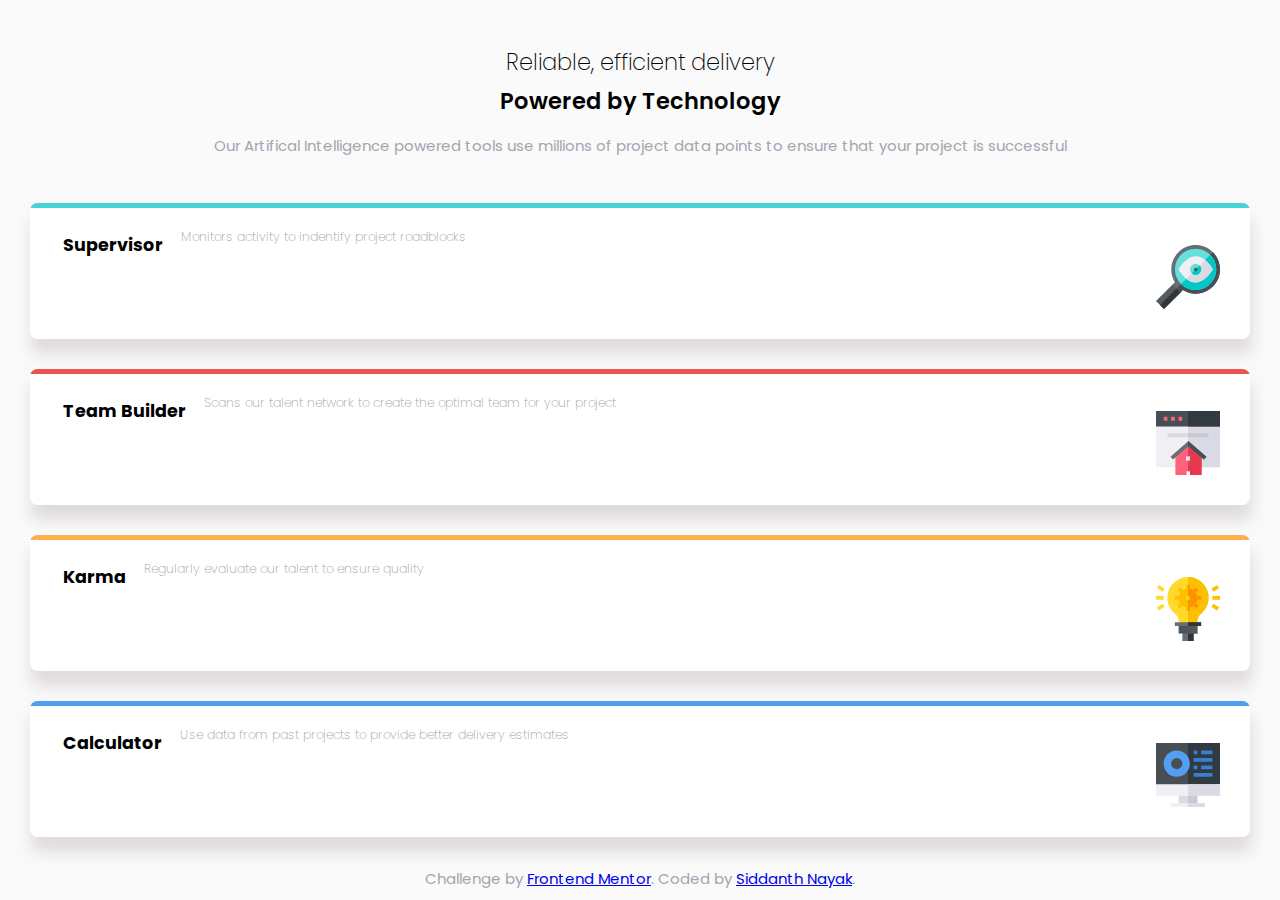
<file: index.html>
<!DOCTYPE html>
<html lang="en">
<head>
  <meta charset="UTF-8">
  <meta name="viewport" content="width=device-width, initial-scale=1.0"> <!-- displays site properly based on user's device -->
  <link rel="icon" type="image/png" sizes="32x32" href="/four-card-feature-section-master/images/favicon-32x32.png">
  <link rel="stylesheet" href="/style.css">
  <title>Frontend Mentor | Four card feature section</title>
</head>
<body>

  <div class="header">
    <h2 class="t1"> Reliable, efficient delivery</h2>
    <h2 class="t2"> Powered by Technology</h2>
    <h4>Our Artifical Intelligence powered tools
    use millions of project data 
    points to ensure that your project is successful</h4>
  </div>
  <div class="container">
    <div class="box box-cyan box-push">
    <h3>Supervisor</h3>
      <small>Monitors activity to indentify project roadblocks</small>
      <img src="/four-card-feature-section-master/images/icon-supervisor.svg" alt="supervisor">
    </div>

    <div class="box box-red">
      <h3>Team Builder</h3>
      <small>Scans our talent network to create the optimal team for your project</small>
      <img src="/four-card-feature-section-master/images/icon-team-builder.svg" alt="teambuilder">
    </div>


    <div class="box box-orange box-push">
      <h3>Karma</h3>
      <small>Regularly evaluate our talent to ensure quality</small>
      <img src="/four-card-feature-section-master/images/icon-karma.svg" alt="karma">
    </div>

    <div class="box box-blue">
      <h3>Calculator</h3>
      <small>Use data from past projects to provide better delivery estimates</small>
      <img src="/four-card-feature-section-master/images/icon-calculator.svg" alt="calculator">
    </div>
  </div>
  <footer>
    <p class="attribution">
      Challenge by <a href="https://www.frontendmentor.io?ref=challenge" target="_blank">Frontend Mentor</a>. 
      Coded by <a href="https://www.linkedin.com/in/siddanthnayak/">Siddanth Nayak</a>.
    </p>
  </footer>

</body>
</html>
</file>
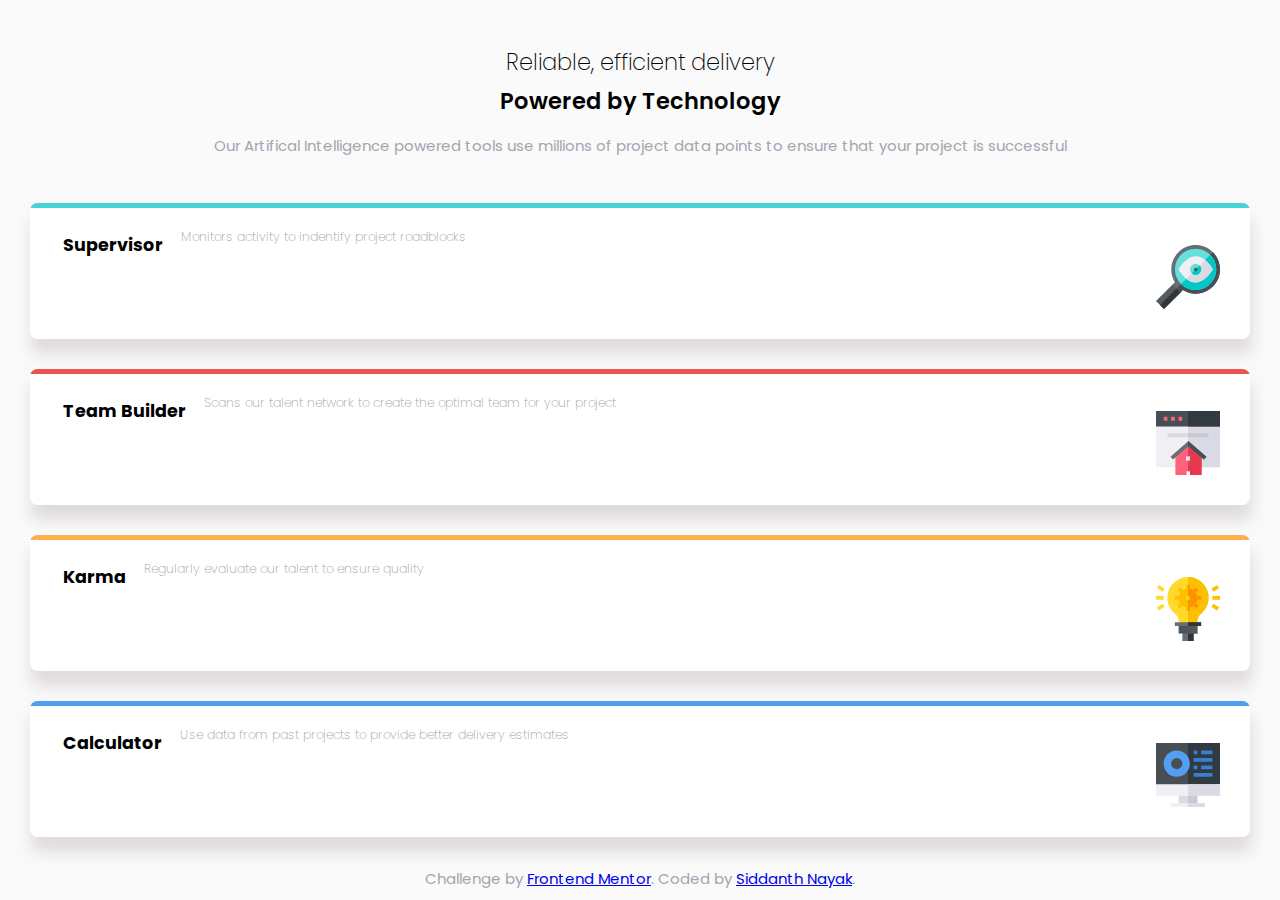
<file: four-card-feature-section-master/index.html>
<!DOCTYPE html>
<html lang="en">
<head>
  <meta charset="UTF-8">
  <meta name="viewport" content="width=device-width, initial-scale=1.0"> <!-- displays site properly based on user's device -->
  <link rel="icon" type="image/png" sizes="32x32" href="/four-card-feature-section-master/images/favicon-32x32.png">
  <link rel="stylesheet" href="/four-card-feature-section-master/style.css"/>
  <title>Frontend Mentor | Four card feature section</title>
</head>
<body>

  <div class="header">
    <h2 class="t1"> Reliable, efficient delivery</h2>
    <h2 class="t2"> Powered by Technology</h2>
    <h4>Our Artifical Intelligence powered tools
    use millions of project data 
    points to ensure that your project is successful</h4>
  </div>
  <div class="container">
    <div class="box box-cyan box-push">
    <h3>Supervisor</h3>
      <small>Monitors activity to indentify project roadblocks</small>
      <img src="/four-card-feature-section-master/images/icon-supervisor.svg" alt="supervisor">
    </div>

    <div class="box box-red">
      <h3>Team Builder</h3>
      <small>Scans our talent network to create the optimal team for your project</small>
      <img src="/four-card-feature-section-master/images/icon-team-builder.svg" alt="teambuilder">
    </div>


    <div class="box box-orange box-push">
      <h3>Karma</h3>
      <small>Regularly evaluate our talent to ensure quality</small>
      <img src="/four-card-feature-section-master/images/icon-karma.svg" alt="karma">
    </div>

    <div class="box box-blue">
      <h3>Calculator</h3>
      <small>Use data from past projects to provide better delivery estimates</small>
      <img src="/four-card-feature-section-master/images/icon-calculator.svg" alt="calculator">
    </div>
  </div>
  <footer>
    <p class="attribution">
      Challenge by <a href="https://www.frontendmentor.io?ref=challenge" target="_blank">Frontend Mentor</a>. 
      Coded by <a href="https://www.linkedin.com/in/siddanthnayak/">Siddanth Nayak</a>.
    </p>
  </footer>

</body>
</html>
</file>
<file: style.css>
@import url('https://fonts.googleapis.com/css2?family=Poppins:wght@200;400;600&display=swap');

*{
    margin: 0;
    padding: 0;
}

body{
    font-family: 'Poppins', sans-serif;
    text-align: center;
    color: hsl(229, 6%, 66%);
    font-size: 15px;
    background-color: hsl(0, 0%, 98%);
    margin: 0 auto;
    padding: 0;
}


.t1{
    font-weight: 200;
    margin: 2em 0.5em 0.2em 0.5em;
    color: black;
}

.t2{
    font-weight: 600;
    color: black;
}

.header h4{
    font-weight: 400;
    margin: 0em 1.6em 1.6em 1.6em;
    padding: 1em;
    line-height: 1.7em;
}

.box{
    text-align: left;
    background-color: white;
    margin: 2em;
    position: relative;
    overflow: hidden;
    display: flex;
    flex-wrap: wrap;
    justify-content: flex-start;
    border-radius: 0.5em;
    padding: 1em;
    box-shadow: 0.1em 1em 1em rgba(207, 200, 200, 0.61);
}

.box img{
    margin-left: auto;
    padding: 1.8em 1em 1em 0em;
}

.box small{
    font-weight: 200;
    margin: 0em 2.4em 0em 0em;
    padding: 0.5em 0em 0em 1.5em;
    line-height: 2em;
}

.box h3{
    color: black;
    padding: 0.8em 0em 0em 1em;
    
}

.box::after{
    content: '';
    width: 100%;
    height: 0.3em;
    position: absolute;
    top: 0;
    left: 0;
}

.box-red::after{
    background-color:hsl(0, 78%, 62%) ;
}

.box-cyan::after{
    background-color: hsl(180, 62%, 55%);
}

.box-orange::after{
    background-color:hsl(34, 97%, 64%) ;
}

.box-blue::after{
    background-color: hsl(212, 86%, 64%);
}

@media (min-width: 1440px){

    body{
        max-width: 1440px;
    }
    .container{
    display: flex;
    flex-wrap: wrap;
    justify-content: center;
    margin: 0 auto;
    }

    .header h4{
        margin: 0em 29em 1.6em 29em;
    }

    .box{
        width: 20em;
        height: 15em;
    }

    .box-push{
        transform: translateY(50%);
    }
    
    .box-blue{
        margin: 0em 2em 2em 2em;
    }
    .box-cyan{
        margin: 2em 0em 2em 2em;
    }

    .box-orange{
        margin: 2em 2em 2em 0em;
    }
    
}
</file>
<file: four-card-feature-section-master/style.css>
@import url('https://fonts.googleapis.com/css2?family=Poppins:wght@200;400;600&display=swap');

*{
    margin: 0;
    padding: 0;
}

body{
    font-family: 'Poppins', sans-serif;
    text-align: center;
    color: hsl(229, 6%, 66%);
    font-size: 15px;
    background-color: hsl(0, 0%, 98%);
    margin: 0 auto;
    padding: 0;
}


.t1{
    font-weight: 200;
    margin: 2em 0.5em 0.2em 0.5em;
    color: black;
}

.t2{
    font-weight: 600;
    color: black;
}

.header h4{
    font-weight: 400;
    margin: 0em 1.6em 1.6em 1.6em;
    padding: 1em;
    line-height: 1.7em;
}

.box{
    text-align: left;
    background-color: white;
    margin: 2em;
    position: relative;
    overflow: hidden;
    display: flex;
    flex-wrap: wrap;
    justify-content: flex-start;
    border-radius: 0.5em;
    padding: 1em;
    box-shadow: 0.1em 1em 1em rgba(207, 200, 200, 0.61);
}

.box img{
    margin-left: auto;
    padding: 1.8em 1em 1em 0em;
}

.box small{
    font-weight: 200;
    margin: 0em 2.4em 0em 0em;
    padding: 0.5em 0em 0em 1.5em;
    line-height: 2em;
}

.box h3{
    color: black;
    padding: 0.8em 0em 0em 1em;
    
}

.box::after{
    content: '';
    width: 100%;
    height: 0.3em;
    position: absolute;
    top: 0;
    left: 0;
}

.box-red::after{
    background-color:hsl(0, 78%, 62%) ;
}

.box-cyan::after{
    background-color: hsl(180, 62%, 55%);
}

.box-orange::after{
    background-color:hsl(34, 97%, 64%) ;
}

.box-blue::after{
    background-color: hsl(212, 86%, 64%);
}

@media (min-width: 1440px){

    .container{
    display: flex;
    flex-wrap: wrap;
    justify-content: center;
    margin: 0 auto;
    }

    .header h4{
        margin: 0em 29em 1.6em 29em;
    }

    .box{
        width: 20em;
        height: 15em;
    }

    .box-push{
        transform: translateY(50%);
    }
    
    .box-blue{
        margin: 0em 2em 2em 2em;
    }
    .box-cyan{
        margin: 2em 0em 2em 2em;
    }

    .box-orange{
        margin: 2em 2em 2em 0em;
    }
    
}
</file>
